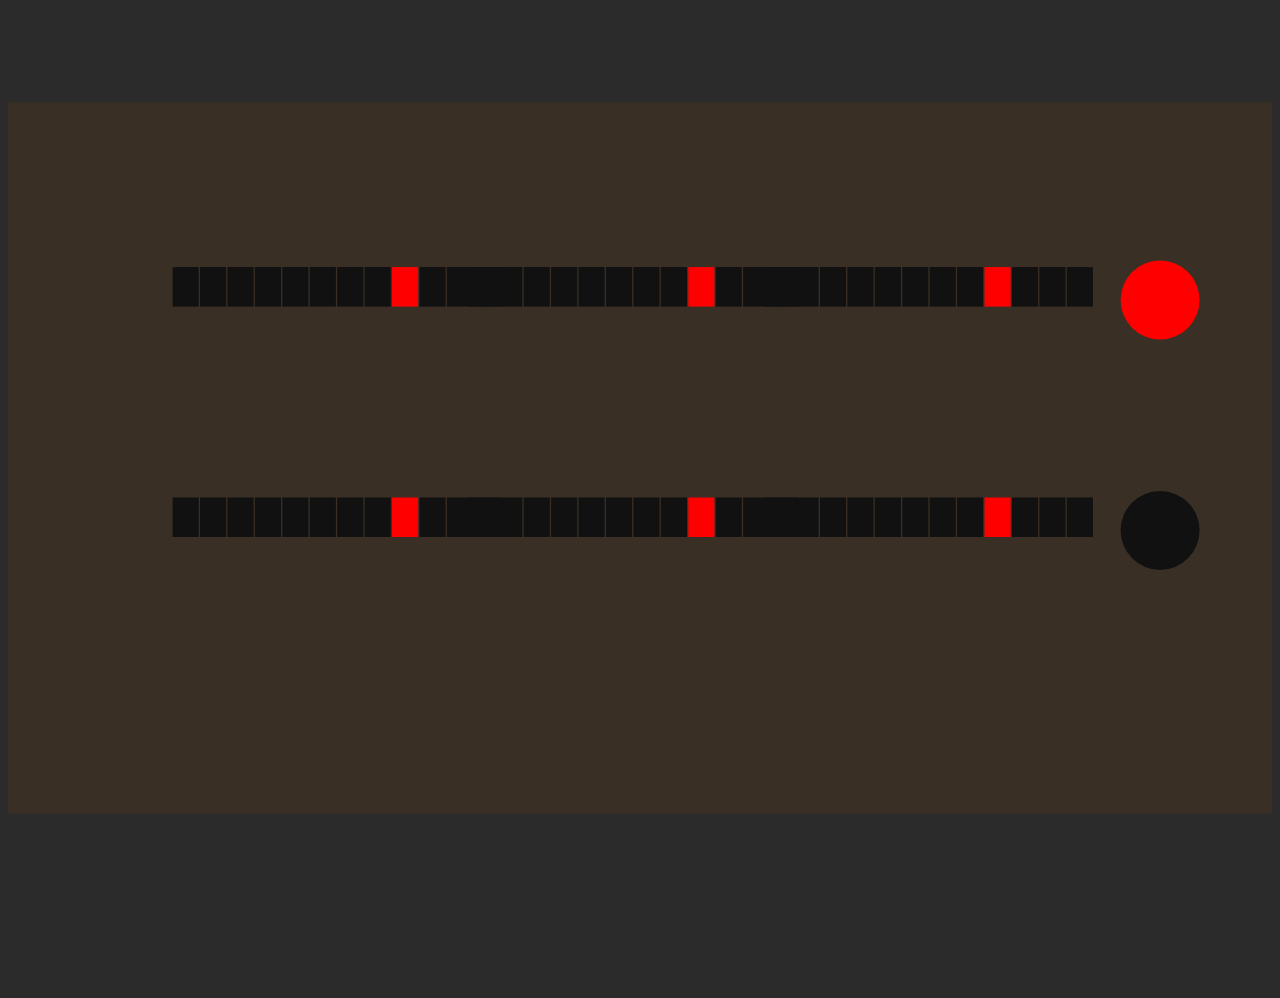
<file: templates/overview.html>
<!DOCTYPE html>
<html lang="de">
<head>
<meta charset="UTF-8">
<title>Lightbar Demo</title>
<style>
  body {
    background: #2b2b2b;
    display: flex;
    justify-content: center;
    align-items: center;
    height: 100vh;
  }
</style>
</head>
<body>

<svg width="1920" height="1080" viewBox="0 0 1920 1080">

  <!-- Hintergrund -->
  <rect x="0" y="0" width="1920" height="1080" fill="#3a2f25"/>

  <!-- Lightbars Container -->
  <g id="lightbars"></g>

  <!-- Moving Heads -->
  <circle id="mh1" cx="1750" cy="300" r="60" fill="#111"/>
  <circle id="mh2" cx="1750" cy="650" r="60" fill="#111"/>

</svg>

<script>
const svg = document.querySelector("#lightbars");

// Positionen der 6 Lightbars
const bars = [
  {id:1, x:1150, y:250},
  {id:2, x:1150, y:600},
  {id:3, x:700,  y:250},
  {id:4, x:700,  y:600},
  {id:5, x:250,  y:250},
  {id:6, x:250,  y:600},
];

const SEGMENTS = 12;
const WIDTH = 500;
const HEIGHT = 60;
const SEG_W = WIDTH / SEGMENTS;

// Lightbars erzeugen
bars.forEach(bar => {
  for(let i=0;i<SEGMENTS;i++){
    let rect = document.createElementNS("http://www.w3.org/2000/svg","rect");

    rect.setAttribute("id", `lb${bar.id}_seg${i}`);
    rect.setAttribute("x", bar.x + i*SEG_W);
    rect.setAttribute("y", bar.y);
    rect.setAttribute("width", SEG_W - 2);
    rect.setAttribute("height", HEIGHT);
    rect.setAttribute("fill", "#111");

    svg.appendChild(rect);
  }
});

// Lauflicht
let step = 0;

setInterval(() => {

  // alles aus
  bars.forEach(bar => {
    for(let i=0;i<SEGMENTS;i++){
      document.getElementById(`lb${bar.id}_seg${i}`)
        .setAttribute("fill", "#111");
    }
  });

  // aktuelles Segment an
  bars.forEach(bar => {
    let el = document.getElementById(`lb${bar.id}_seg${step}`);
    if(el) el.setAttribute("fill", "red");
  });

  step = (step + 1) % SEGMENTS;

}, 120);

// Moving Heads blinken
let toggle = false;

setInterval(()=>{
  document.getElementById("mh1")
    .setAttribute("fill", toggle ? "red" : "#111");

  document.getElementById("mh2")
    .setAttribute("fill", toggle ? "#111" : "red");

  toggle = !toggle;
}, 500);

</script>

</body>
</html>
</file>
